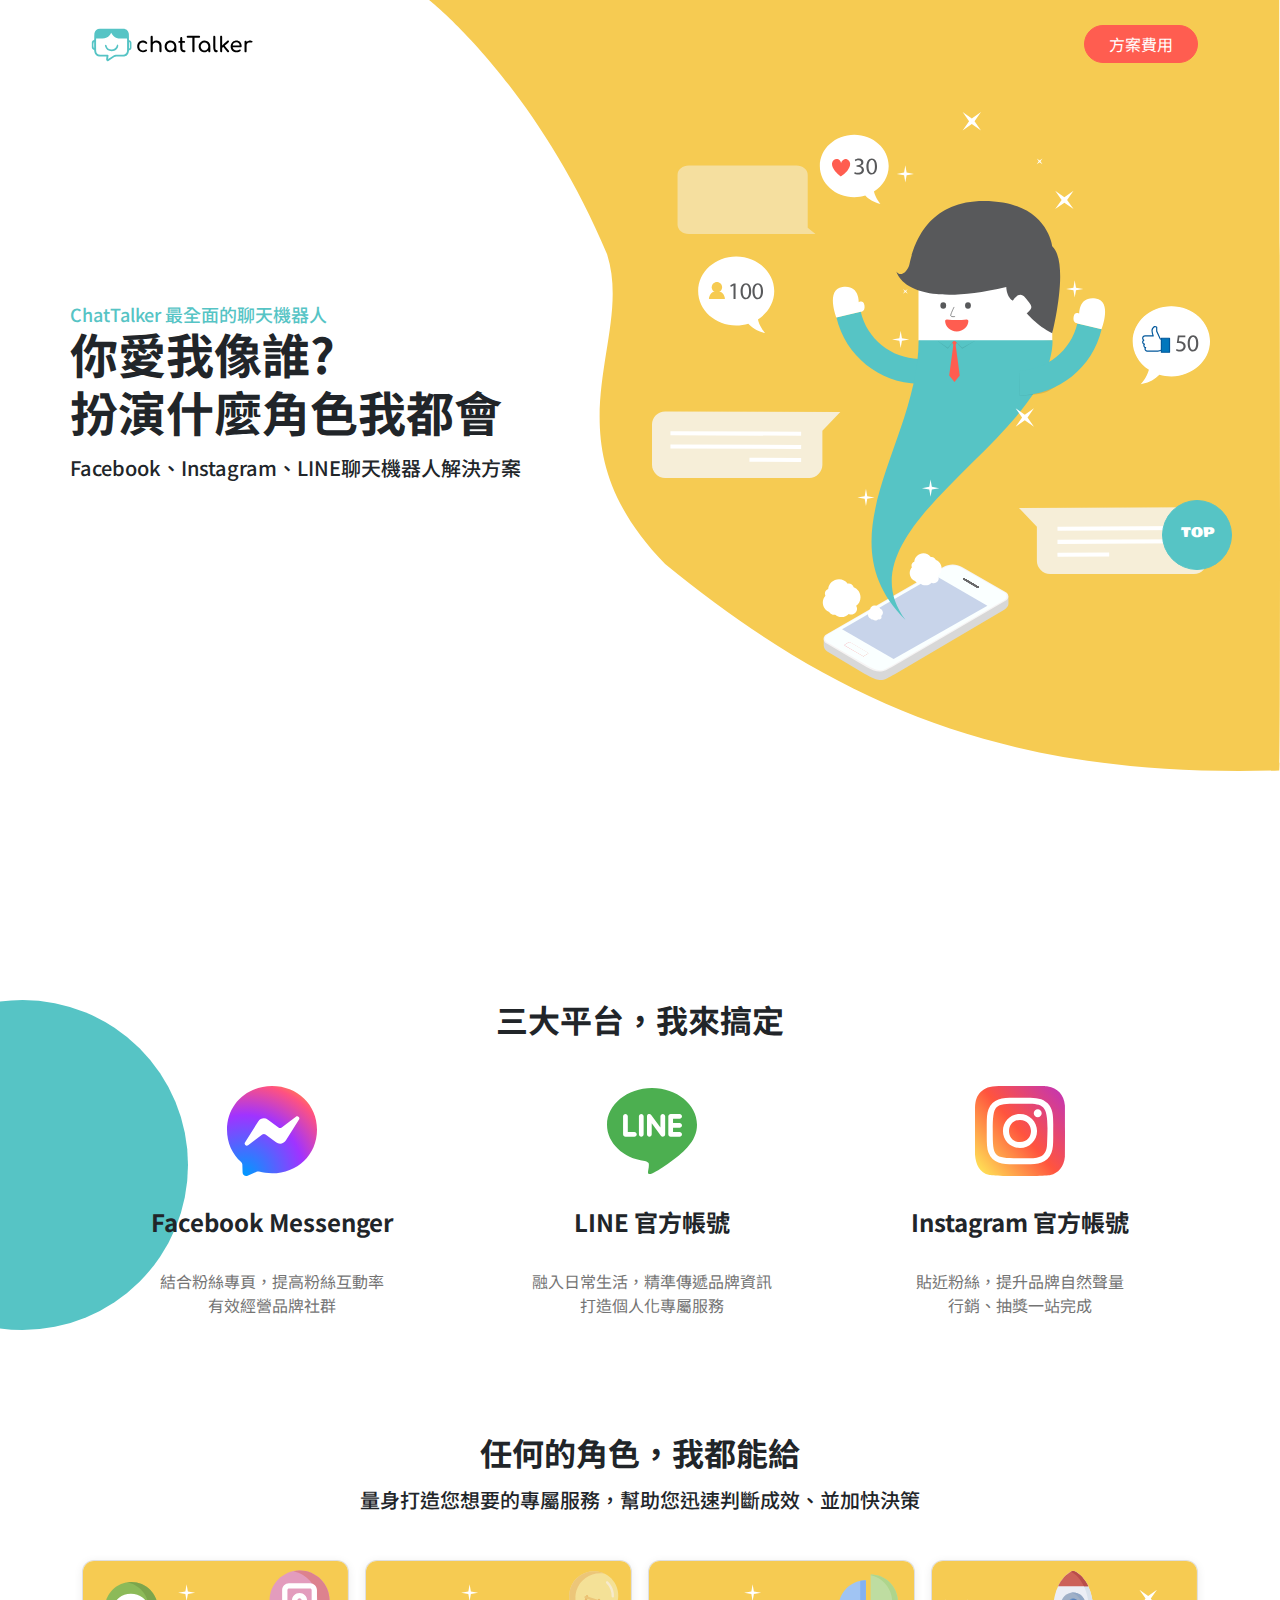
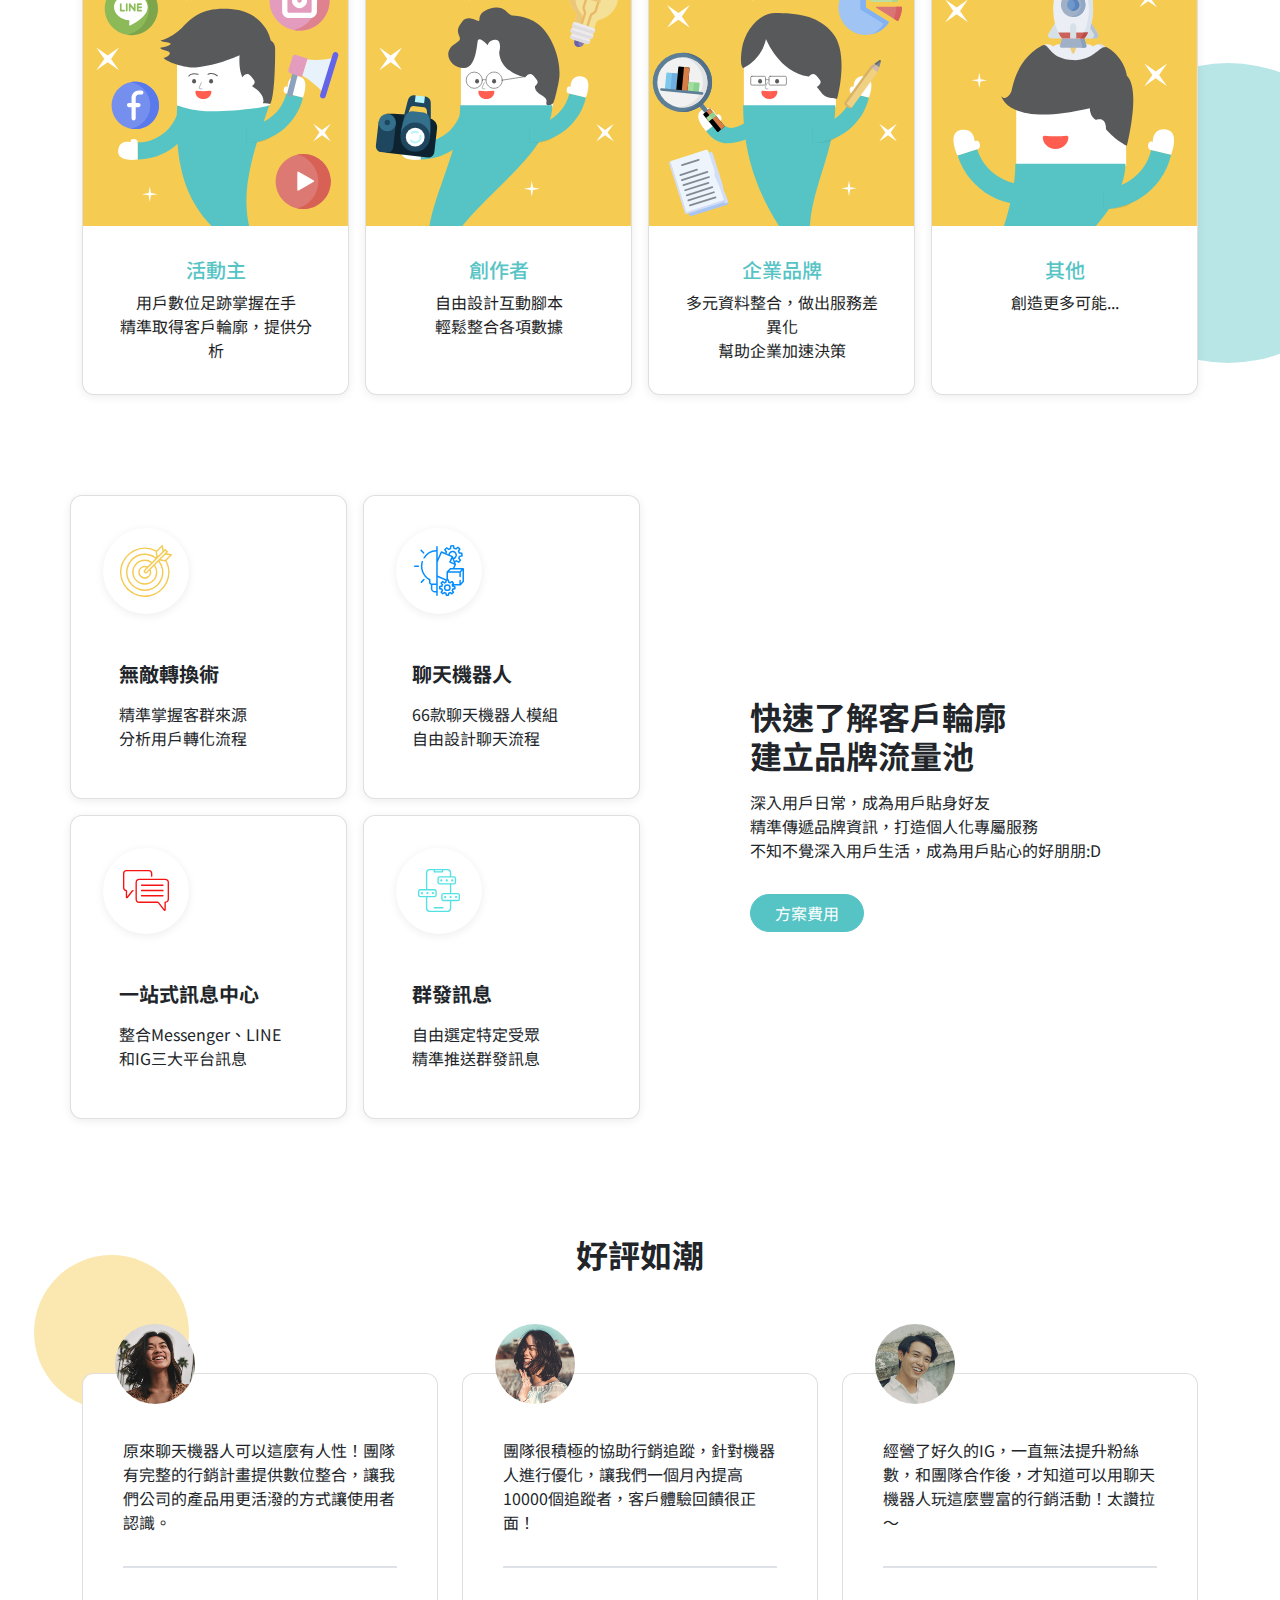
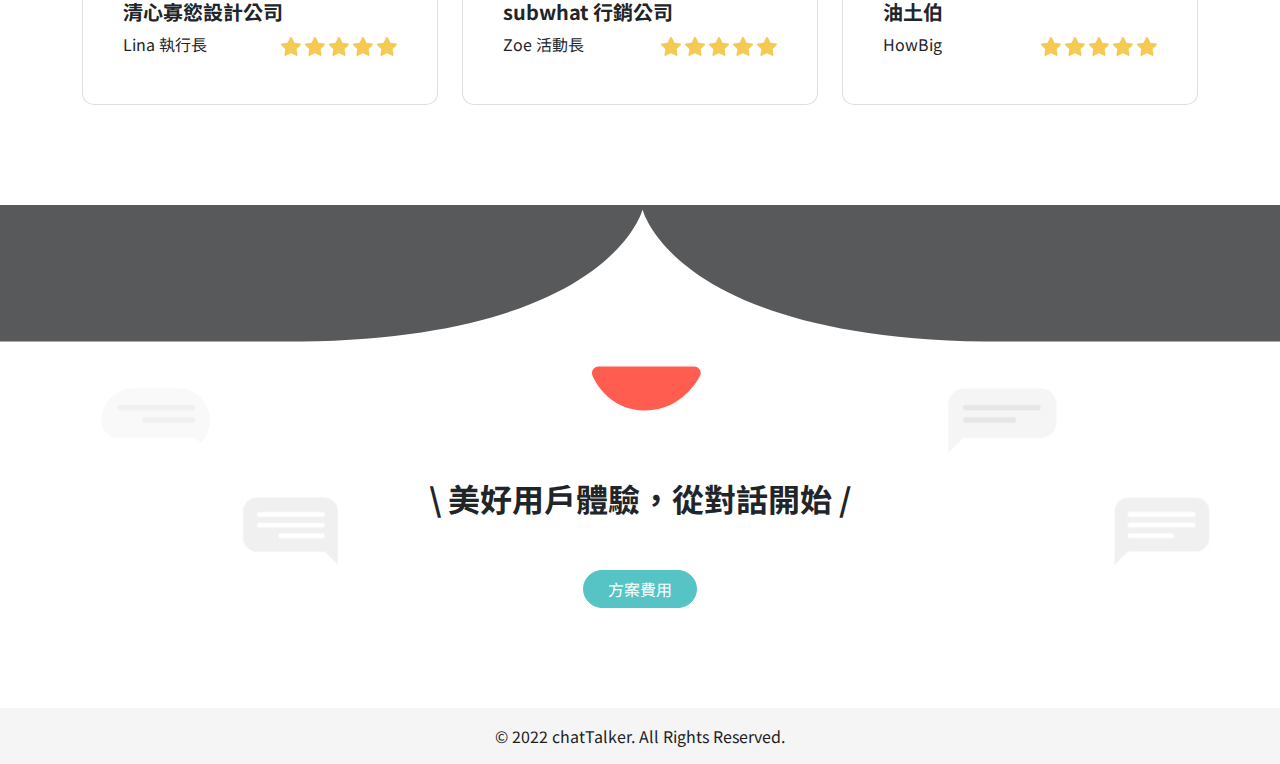
<file: index.html>
<!DOCTYPE html>
<html lang="en">

<head>
    <meta charset="UTF-8">
    <meta http-equiv="X-UA-Compatible" content="IE=edge">
    <meta name="viewport" content="width=device-width, initial-scale=1.0">
    <meta name="description" content="chatTalker">
    <meta name="keywords" content="聊天機器人,chat,chatTalker">
    <meta name="author" content="Amberhh">

    <meta property="og:title" content="chatTalker" />
    <meta property="og:description" content="chatTalker">
    <meta property="og:type" content="website" />
    <meta property="og:url" content="FB上的網址" />
    <meta property="og:image" content="images/logo.png" />

    <title>chatTalker 聊天機器人 Facebook、Instagram、LINE都幫你搞定</title>
    <link rel="shortcut icon" href="images/logo.png">
    <link href="https://cdn.jsdelivr.net/npm/bootstrap@5.1.1/dist/css/bootstrap.min.css" rel="stylesheet"
        integrity="sha384-F3w7mX95PdgyTmZZMECAngseQB83DfGTowi0iMjiWaeVhAn4FJkqJByhZMI3AhiU" crossorigin="anonymous">

    <link rel="preconnect" href="https://fonts.googleapis.com">
    <link rel="preconnect" href="https://fonts.gstatic.com" crossorigin>
    <link
        href="https://fonts.googleapis.com/css2?family=Bebas+Neue&family=Comfortaa&family=Noto+Sans+TC:wght@400;700&family=Wendy+One&display=swap"
        rel="stylesheet">
    <link rel="stylesheet" href="SCSS/all.css">
</head>

<body class="my-0 mx-auto">
    <div class="index-bg">
        <a href="#" class="btn btn-primary text-white rounded-circle top-btn font-wendy d-block">TOP</a>
        <header class="vh-100 mb-max">
            <nav class="container d-flex justify-content-between align-items-center mb-lg-4 ">
                <h1 class="my-4"><a href="#">logo</a></h1>
                <a href="charge.html" class="btn btn-danger text-white rounded-pill px-4">方案費用</a>
            </nav>
            <div class="d-md-none border-bottom border-3 border-warning mb-4"></div>
            <div class="container px-3 p-lg-0">
                <div class="row">
                    <div class="col-lg-6 d-flex flex-column justify-content-center">
                        <h2 class="text-primary fs-7 mb-lg-0 mb-1">ChatTalker 最全面的聊天機器人</h2>
                        <p class="fw-bold display-5 mb-2">你愛我像誰?<br>扮演什麼角色我都會</p>
                        <h3 class="h5">Facebook、Instagram、LINE聊天機器人解決方案</h3>
                    </div>
                    <div class="col-lg-6 position-relative">
                        <img src="images/home.svg" alt="banner" class="img-fluid d-block ms-auto">
                    </div>
                </div>
            </div>
        </header>


        <main>
            <!-- social media -->
            <div class="mb-max bg-img-lg">
                <div class="container">
                    <h2 class="text-center fw-bold mb-5">三大平台，我來搞定</h2>
                    <ul class="list-unstyled d-md-flex justify-content-around">
                        <li class="text-center">
                            <img src="images/messenger.svg" alt="facebook" class="mb-lg-3 mb-2" width="90px">
                            <h3 class="h4 fw-bold mb-lg-3 mb-2">Facebook Messenger</h3>
                            <p class="text-dark">結合粉絲專頁，提高粉絲互動率<br>有效經營品牌社群</p>
                        </li>
                        <li class="text-center">
                            <img src="images/line.svg" alt="line" class="mb-lg-3 mb-2" width="90px">
                            <h3 class="h4 fw-bold mb-lg-3 mb-2">LINE 官方帳號</h3>
                            <p class="text-dark">融入日常生活，精準傳遞品牌資訊<br>打造個人化專屬服務</p>
                        </li>
                        <li class="text-center">
                            <img src="images/instagram.svg" alt="instagram" class="mb-lg-3 mb-2" width="90px">
                            <h3 class="h4 fw-bold mb-lg-3 mb-2">Instagram 官方帳號</h3>
                            <p class="text-dark">貼近粉絲，提升品牌自然聲量<br>行銷、抽獎一站完成</p>
                        </li>
                    </ul>
                </div>  
            </div>

            <!-- chatTalker can be -->
            <div class="mb-max bg-img-md">
                <div class="container">
                    <h2 class="text-center fw-bold mb-2">任何的角色，我都能給</h2>
                    <p class="text-center h5 mb-4 mb-lg-5">量身打造您想要的專屬服務，幫助您迅速判斷成效、並加快決策</p>
                    <ul class="row list-unstyled row-cols-lg-4 row-cols-md-2 row-cols-1 g-2 card-group p-lg-0 px-5">
                        <li class="col">
                            <div class="card h-100 shadow-sm">
                                <img src="images/ch01.svg" class="card-img-top" alt="photo">
                                <div class="card-body p-3 text-center">
                                    <h3 class="h5 card-title text-primary">活動主</h3>
                                    <p class="card-text text-secondary">用戶數位足跡掌握在手<br>精準取得客戶輪廓，提供分析</p>
                                </div>
                            </div>
                        </li>
                        <li class="col">
                            <div class="card h-100 shadow-sm">
                                <img src="images/ch02.svg" class="card-img-top" alt="photo">
                                <div class="card-body  p-3 text-center">
                                    <h3 class="h5 card-title text-primary">創作者</h3>
                                    <p class="card-text text-secondary">自由設計互動腳本<br>輕鬆整合各項數據</p>
                                </div>
                            </div>
                        </li>
                        <li class="col">
                            <div class="card h-100 shadow-sm">
                                <img src="images/ch03.svg" class="card-img-top" alt="photo">
                                <div class="card-body  p-3 text-center">
                                    <h3 class="h5 card-title text-primary">企業品牌</h3>
                                    <p class="card-text text-secondary">多元資料整合，做出服務差異化<br>幫助企業加速決策</p>
                                </div>
                            </div>
                        </li>
                        <li class="col">
                            <div class="card h-100 shadow-sm">
                                <img src="images/ch04.svg" class="card-img-top" alt="photo">
                                <div class="card-body  p-3 text-center">
                                    <h3 class="h5 card-title text-primary">其他</h3>
                                    <p class="card-text text-secondary">創造更多可能...</p>
                                </div>
                            </div>
                        </li>
                    </ul>
                </div>
            </div>

            <!-- chatTalker provide -->
            <div class="container mb-max">
                <div class="row flex-lg-row-reverse">
                    <div
                        class="col-lg-6 d-flex justify-content-center align-items-center text-center text-lg-start mb-4 mb-lg-0">
                        <div>
                            <h2 class="fw-bold mb-2">快速了解客戶輪廓<br>建立品牌流量池</h2>
                            <p class="fz-7 mb-lg-3 mb-2">
                                深入用戶日常，成為用戶貼身好友<br>精準傳遞品牌資訊，打造個人化專屬服務<br>不知不覺深入用戶生活，成為用戶貼心的好朋朋:D
                            </p>
                            <a href="charge.html" class="btn btn-primary text-white rounded-pill px-4">方案費用</a>
                        </div>
                    </div>
                    <div class="col-lg-6 p-lg-0 px-5">
                        <ul class="list-unstyled row row-cols-1 row-cols-md-2 g-2">
                            <li class="col">
                                <div class="card h-100 p-3 shadow-sm">
                                    <div
                                        class="circle-icon shadow-sm rounded-circle d-flex justify-content-center align-items-center mb-3">
                                        <img src="images/icon01.svg" alt="icon">
                                    </div>
                                    <div class="card-body">
                                        <h4 class="h5 card-title mb-2 fw-bold">無敵轉換術</h4>
                                        <p class="card-text">精準掌握客群來源<br>分析用戶轉化流程</p>
                                    </div>
                                </div>
                            </li>
                            <li class="col">
                                <div class="card h-100 p-3 shadow-sm">
                                    <div
                                        class="circle-icon shadow-sm rounded-circle d-flex justify-content-center align-items-center mb-3">
                                        <img src="images/icon02.svg" alt="icon">
                                    </div>
                                    <div class="card-body">
                                        <h4 class="h5 card-title mb-2 fw-bold">聊天機器人</h4>
                                        <p class="card-text">66款聊天機器人模組<br>自由設計聊天流程</p>
                                    </div>
                                </div>
                            </li>
                            <li class="col">
                                <div class="card h-100 p-3 shadow-sm">
                                    <div
                                        class="circle-icon shadow-sm rounded-circle d-flex justify-content-center align-items-center mb-3">
                                        <img src="images/icon03.svg" alt="icon">
                                    </div>
                                    <div class="card-body">
                                        <h4 class="h5 card-title mb-2 fw-bold">一站式訊息中心</h4>
                                        <p class="card-text">整合Messenger、LINE<br>和IG三大平台訊息</p>
                                    </div>
                                </div>
                            </li>
                            <li class="col">
                                <div class="card h-100 p-3 shadow-sm">
                                    <div
                                        class="circle-icon shadow-sm rounded-circle d-flex justify-content-center align-items-center mb-3">
                                        <img src="images/icon04.svg" alt="icon">
                                    </div>
                                    <div class="card-body">
                                        <h4 class="h5 card-title mb-2 fw-bold">群發訊息</h4>
                                        <p class="card-text">自由選定特定受眾<br>精準推送群發訊息</p>
                                    </div>
                                </div>
                            </li>
                        </ul>
                    </div>
                </div>
            </div>

            <!-- customer feedback -->
            <div class="mb-max bg-img-min">
                <div class="container">
                    <h3 class="text-center fw-bold h2 mb-max">好評如潮</h3>
                    <ul class="list-unstyled row row-cols-1 row-cols-lg-3">
                        <li class="col">
                            <div class="card px-4 pt-5 pb-3">
                                <div class="card-body">
                                    <p class="position-relative">原來聊天機器人可以這麼有人性！團隊有完整的行銷計畫提供數位整合，讓我們公司的產品用更活潑的方式讓使用者認識。
                                    </p>
                                    <img src="images/user01.jpg" alt="customer" class="upper-shot rounded-circle">
                                    <div class="my-3 border-bottom border-2"></div>
                                    <h5 class="card-title fw-bold mb-1">清心寡慾設計公司</h5>
                                    <div class="d-flex justify-content-between">
                                        <span class="star">Lina 執行長</span>
                                        <div>
                                            <img src="images/icon_star.svg" alt="star" class="star">
                                            <img src="images/icon_star.svg" alt="star" class="star">
                                            <img src="images/icon_star.svg" alt="star" class="star">
                                            <img src="images/icon_star.svg" alt="star" class="star">
                                            <img src="images/icon_star.svg" alt="star" class="star">
                                        </div>
                                    </div>
                                </div>
                            </div>
                        </li>
                        <li class="col d-none d-lg-block">
                            <div class="card px-4 pt-5 pb-3">
                                <div class="card-body">
                                    <p class="position-relative">團隊很積極的協助行銷追蹤，針對機器人進行優化，讓我們一個月內提高10000個追蹤者，客戶體驗回饋很正面！
                                    </p>
                                    <img src="images/user02.jpg" alt="customer" class="upper-shot rounded-circle">
                                    <div class="my-3 border-bottom border-2"></div>
                                    <h5 class="card-title fw-bold mb-1">subwhat 行銷公司</h5>
                                    <div class="d-flex justify-content-between">
                                        <span class="star">Zoe 活動長</span>
                                        <div>
                                            <img src="images/icon_star.svg" alt="star" class="star">
                                            <img src="images/icon_star.svg" alt="star" class="star">
                                            <img src="images/icon_star.svg" alt="star" class="star">
                                            <img src="images/icon_star.svg" alt="star" class="star">
                                            <img src="images/icon_star.svg" alt="star" class="star">
                                        </div>
                                    </div>
                                </div>
                            </div>
                        </li>
                        <li class="col d-none d-lg-block">
                            <div class="card px-4 pt-5 pb-3">
                                <div class="card-body">
                                    <p class="position-relative">經營了好久的IG，一直無法提升粉絲數，和團隊合作後，才知道可以用聊天機器人玩這麼豐富的行銷活動！太讚拉～
                                    </p>
                                    <img src="images/user03.jpg" alt="customer" class="upper-shot rounded-circle">
                                    <div class="my-3 border-bottom border-2"></div>
                                    <h5 class="card-title fw-bold mb-1">油土伯</h5>
                                    <div class="d-flex justify-content-between">
                                        <span class="star">HowBig</span>
                                        <div>
                                            <img src="images/icon_star.svg" alt="star" class="star">
                                            <img src="images/icon_star.svg" alt="star" class="star">
                                            <img src="images/icon_star.svg" alt="star" class="star">
                                            <img src="images/icon_star.svg" alt="star" class="star">
                                            <img src="images/icon_star.svg" alt="star" class="star">
                                        </div>
                                    </div>
                                </div>
                            </div>
                        </li>
                    </ul>
                </div>
            </div>


        </main>

        <div class="d-flex flex-column justify-content-end align-items-center px-3 footer-banner">
            <p class="fw-bold">\ 美好用戶體驗，從對話開始 /</p>
            <a href="charge.html" class="btn btn-primary text-white rounded-pill px-4 d-block mb-max">方案費用</a>
        </div>
        <footer class="bg-light text-secondary py-2 text-center">© 2022 chatTalker. All Rights Reserved.</footer>
    </div>

    <script src="https://cdn.jsdelivr.net/npm/bootstrap@5.1.3/dist/js/bootstrap.bundle.min.js"
        integrity="sha384-ka7Sk0Gln4gmtz2MlQnikT1wXgYsOg+OMhuP+IlRH9sENBO0LRn5q+8nbTov4+1p"
        crossorigin="anonymous"></script>

    <script src="https://cdnjs.cloudflare.com/ajax/libs/jquery/3.6.0/jquery.min.js"></script>
    <script src="js/all.js"></script>
</body>

</html>
</file>
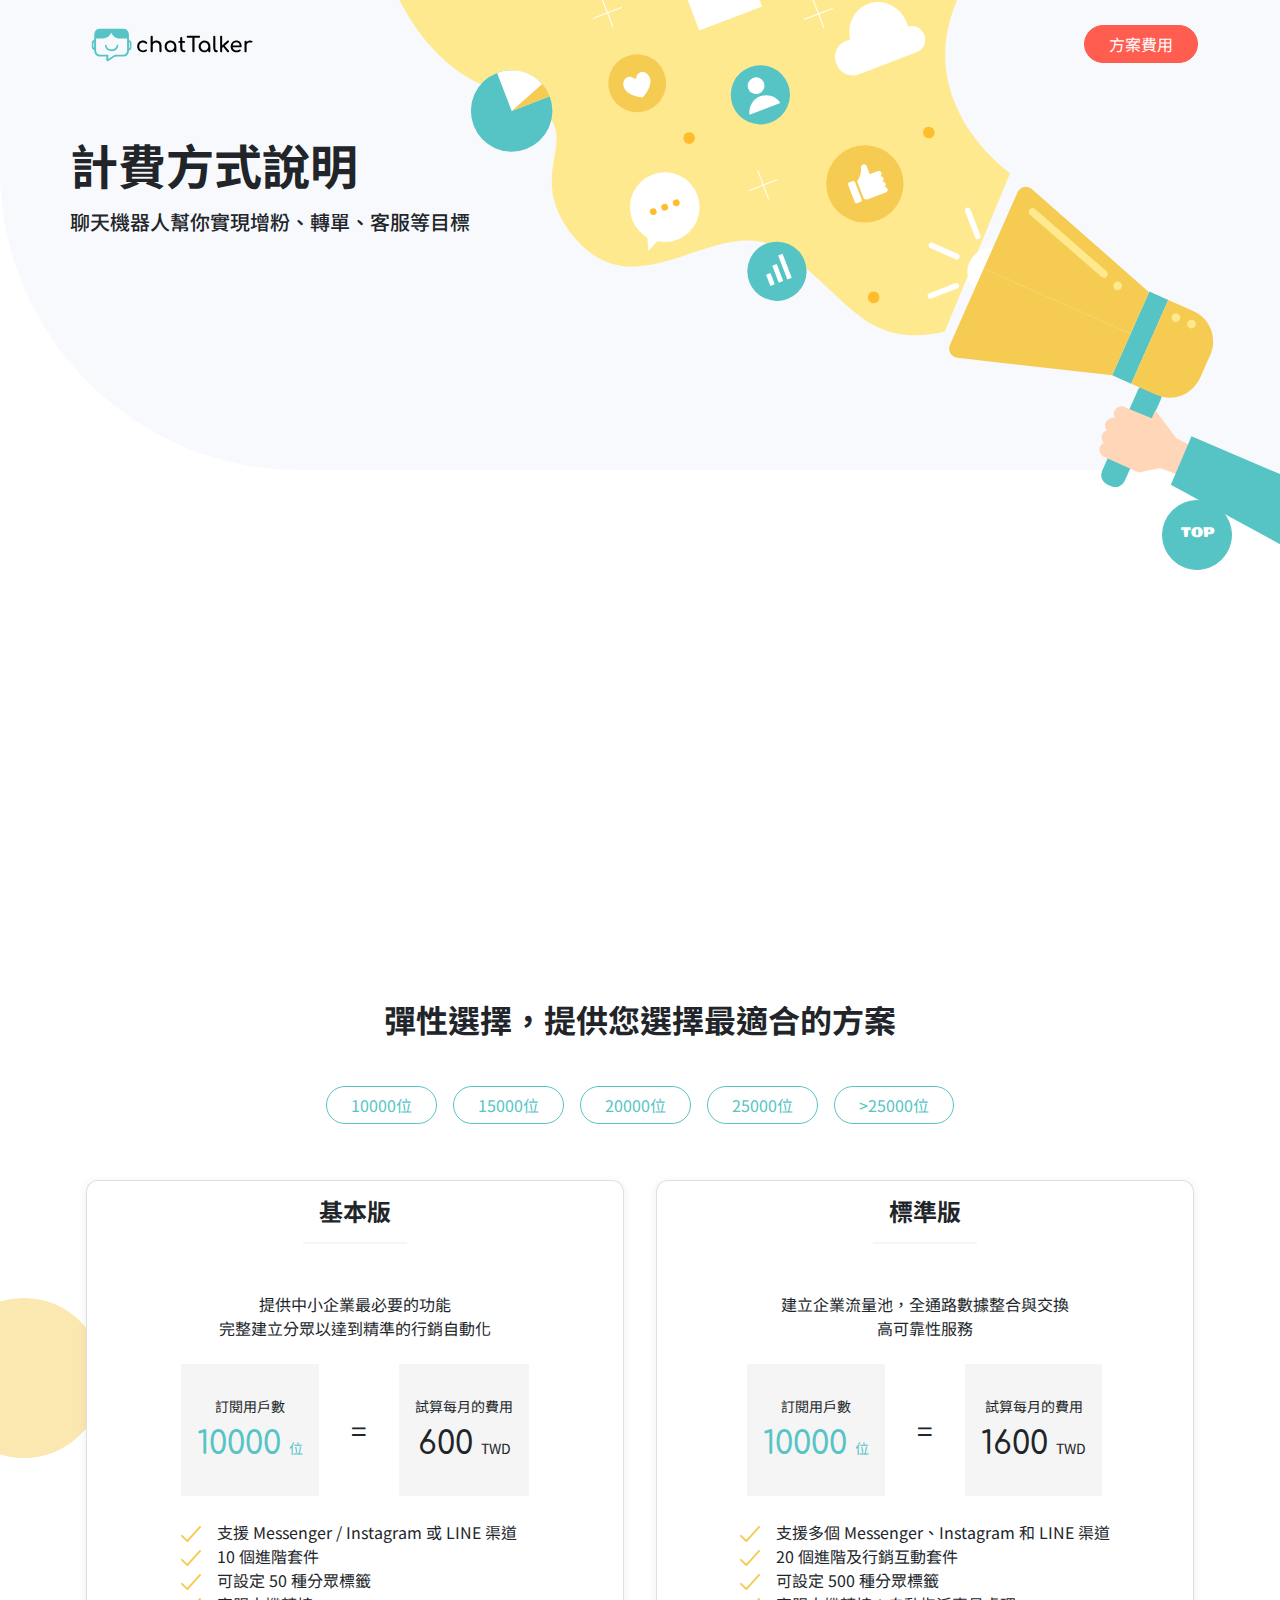
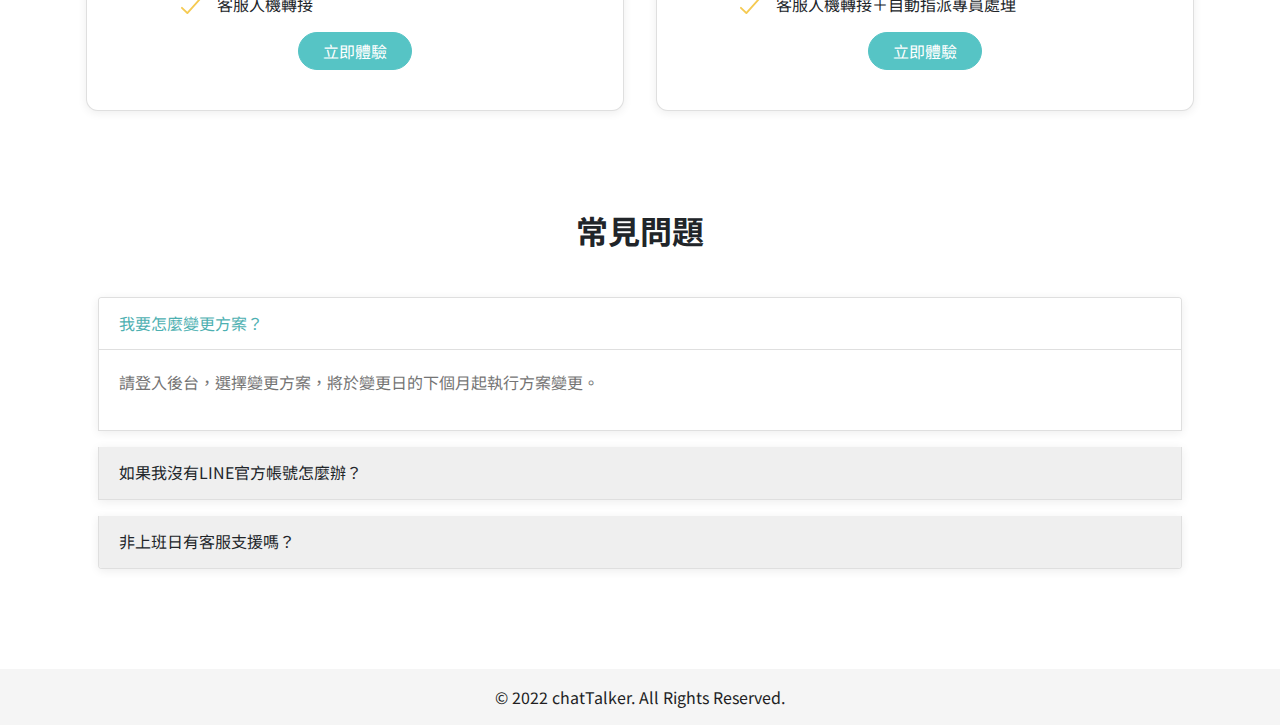
<file: charge.html>
<!DOCTYPE html>
<html lang="en">

<head>
    <meta charset="UTF-8">
    <meta http-equiv="X-UA-Compatible" content="IE=edge">
    <meta name="viewport" content="width=device-width, initial-scale=1.0">
    <meta name="description" content="chatTalker">
    <meta name="keywords" content="聊天機器人計費說明,chat,chatTalker,charge">
    <meta name="author" content="Amberhh">

    <meta property="og:title" content="chatTalker charge" />
    <meta property="og:description" content="chatTalker charge">
    <meta property="og:type" content="website" />
    <meta property="og:url" content="FB上的網址" />
    <meta property="og:image" content="images/logo.png" />

    <title>chatTalker 計費說明</title>
    <link rel="shortcut icon" href="images/logo.png">
    <link href="https://cdn.jsdelivr.net/npm/bootstrap@5.1.1/dist/css/bootstrap.min.css" rel="stylesheet"
        integrity="sha384-F3w7mX95PdgyTmZZMECAngseQB83DfGTowi0iMjiWaeVhAn4FJkqJByhZMI3AhiU" crossorigin="anonymous">

    <link rel="preconnect" href="https://fonts.googleapis.com">
    <link rel="preconnect" href="https://fonts.gstatic.com" crossorigin>
    <link
        href="https://fonts.googleapis.com/css2?family=Bebas+Neue&family=Comfortaa&family=Noto+Sans+TC:wght@400;700&family=Wendy+One&display=swap"
        rel="stylesheet">
    <link rel="stylesheet" href="SCSS/all.css">
</head>

<body class="my-0 mx-auto position-relative">
    <div class="charge-bg">
        <a href="#" class="btn btn-primary text-white rounded-circle top-btn font-wendy d-block">TOP</a>
        
        <header class="vh-100 mb-max">
            <nav class="container d-flex justify-content-between align-items-center">
                <h1 class="my-4"><a href="index.html" class="d-block">logo</a></h1>
                <a href="charge.html" class="btn btn-danger text-white rounded-pill px-4">方案費用</a>
            </nav>
            <div class="d-sm-none border-bottom border-3 border-warning mb-5"></div>
            <!-- title -->
            <div class="container px-3 p-lg-0">
                <h2 class="fw-bold display-5 mb-2 mt-5">計費方式說明</h2>
                <p class="h5">聊天機器人幫你實現增粉、轉單、客服等目標</p>
            </div>
        </header>



        <main>

            <!-- 方案選擇 -->
            <div class="container px-lg-5">
                <h3 class="text-center fw-bold h2 mb-5">彈性選擇，提供您選擇最適合的方案</h3>
                <ul class="list-unstyled d-flex justify-content-center mb-5 flex-wrap plan_btn">
                    <li><a href="#" id="10000"
                            class="btn btn-outline-primary rounded-pill px-4 mx-1 mb-1 plan-btn-item">10000位</a>
                    </li>
                    <li><a href="#" id="15000"
                            class="btn btn-outline-primary rounded-pill px-4 mx-1 mb-1 plan-btn-item">15000位</a>
                    </li>
                    <li><a href="#" id="20000"
                            class="btn btn-outline-primary rounded-pill px-4 mx-1 mb-1 plan-btn-item">20000位</a>
                    </li>
                    <li><a href="#" id="25000"
                            class="btn btn-outline-primary rounded-pill px-4 mx-1 mb-1 plan-btn-item">25000位</a>
                    </li>
                    <li><a href="#" id=">25000"
                            class="btn btn-outline-primary rounded-pill px-4 mx-1 mb-1 plan-btn-item">>25000位</a>
                    </li>
                </ul>
            </div>

            <div class="mb-max bg-img-sm">
                <div class="container">
                    <div class="row gy-3">
                        <div class="col-lg-6 px-2">
                            <div class="card shadow-sm d-flex flex-column align-items-center text-center">
                                <h2 class="h4 card-title border-bottom border-2 border-light fw-bold p-2 mb-3">基本版</h2>
                                <div class="card-body px-lg-4 px-2 position-relative">
                                    <p class="card-text mb-4">提供中小企業最必要的功能<br>完整建立分眾以達到精準的行銷自動化</p>
                                    <div class="d-flex justify-content-center align-items-center mb-4">
                                        <div class="bg-light py-3 px-2">
                                            <small class="d-block mb-1">訂閱用戶數</small>
                                            <span class="text-primary h2 font-comfortaa me-1 member">10000</span><small
                                                class="text-primary">位</small>
                                        </div>
                                        <span class="fs-3 mx-lg-3 mx-1">=</span>
                                        <div class="bg-light py-3 px-2">
                                            <small class="d-block mb-1">試算每月的費用</small>
                                            <span class="h2 font-comfortaa me-1 basic">600</span><small>TWD</small>
                                        </div>
                                    </div>
                                    <ul class="list-unstyled text-start">
                                        <li><img src="images/icon_check.svg" alt="icon" class="me-2">支援
                                            Messenger / Instagram 或 LINE 渠道</li>
                                        <li><img src="images/icon_check.svg" alt="icon" class="me-2">10
                                            個進階套件</li>
                                        <li><img src="images/icon_check.svg" alt="icon" class="me-2">可設定 50
                                            種分眾標籤</li>
                                        <li><img src="images/icon_check.svg" alt="icon" class="me-2">客服人機轉接
                                        </li>
                                    </ul>
                                    <a href="#" class="btn btn-primary text-white rounded-pill px-4 mb-4">立即體驗</a>
                                </div>
                            </div>
                        </div>
                        <div class="col-lg-6 px-2">
                            <div class="card shadow-sm d-flex flex-column align-items-center text-center">
                                <h2 class="h4 card-title border-bottom border-2 border-light fw-bold p-2 mb-3">標準版</h2>
                                <div class="card-body px-lg-4 px-2">
                                    <p class="card-text mb-4">建立企業流量池，全通路數據整合與交換<br>高可靠性服務</p>
                                    <div class="d-flex justify-content-center align-items-center mb-4">
                                        <div class="bg-light py-3 px-2">
                                            <small class="d-block mb-1">訂閱用戶數</small>
                                            <span class="text-primary h2 font-comfortaa me-1 member">10000</span><small
                                                class="text-primary">位</small>
                                        </div>
                                        <span class="fs-3 mx-lg-3 mx-1">=</span>
                                        <div class="bg-light py-3 px-2">
                                            <small class="d-block mb-1">試算每月的費用</small>
                                            <span class="h2 font-comfortaa me-1 standard">1600</span><small>TWD</small>
                                        </div>
                                    </div>
                                    <ul class="list-unstyled text-start">
                                        <li><img src="images/icon_check.svg" alt="icon" class="me-2">支援多個
                                            Messenger、Instagram 和 LINE 渠道</li>
                                        <li><img src="images/icon_check.svg" alt="icon" class="me-2">20
                                            個進階及行銷互動套件</li>
                                        <li><img src="images/icon_check.svg" alt="icon" class="me-2">可設定 500
                                            種分眾標籤</li>
                                        <li><img src="images/icon_check.svg" alt="icon" class="me-2">客服人機轉接＋自動指派專員處理</li>
                                    </ul>
                                    <a href="#" class="btn btn-primary text-white rounded-pill px-4 mb-4">立即體驗</a>
                                </div>
                            </div>
                        </div>
                    </div>
                </div>
                
            </div>

            <!-- faq -->
            <div class="container mb-max">
                <h3 class="text-center fw-bold h2 mb-5">常見問題</h3>
                <div class="accordion px-2" id="accordionFaq">
                    <div class="accordion-item mb-2 shadow-sm">
                        <h3 class="accordion-header" id="headingOne">
                            <button class="accordion-button" type="button" data-bs-toggle="collapse"
                                data-bs-target="#collapseOne" aria-expanded="true" aria-controls="collapseOne"
                                class="fw-bold">
                                我要怎麼變更方案？
                            </button>
                        </h3>
                        <div id="collapseOne" class="accordion-collapse collapse show" aria-labelledby="headingOne"
                            data-bs-parent="#accordionFaq">
                            <div class="accordion-body text-dark lh-lg">
                                <p>請登入後台，選擇變更方案，將於變更日的下個月起執行方案變更。</p>
                            </div>
                        </div>
                    </div>
                    <div class="accordion-item mb-2 shadow-sm">
                        <h3 class="accordion-header" id="headingTwo">
                            <button class="accordion-button collapsed" type="button" data-bs-toggle="collapse"
                                data-bs-target="#collapseTwo" aria-expanded="false" aria-controls="collapseTwo"
                                class="fw-bold">
                                如果我沒有LINE官方帳號怎麼辦？
                            </button>
                        </h3>
                        <div id="collapseTwo" class="accordion-collapse collapse" aria-labelledby="headingTwo"
                            data-bs-parent="#accordionFaq">
                            <div class="accordion-body text-dark lh-lg">
                                <p>不使用LINE官方帳號也不會影響chatTalker在其他社群媒體上的操作。<br>若您有需要chatTalker也可以協助您創建！不用擔心～</p>
                            </div>
                        </div>
                    </div>
                    <div class="accordion-item mb-2 shadow-sm">
                        <h3 class="accordion-header" id="headingThree">
                            <button class="accordion-button collapsed" type="button" data-bs-toggle="collapse"
                                data-bs-target="#collapseThree" aria-expanded="false" aria-controls="collapseThree"
                                class="fw-bold">
                                非上班日有客服支援嗎？
                            </button>
                        </h3>
                        <div id="collapseThree" class="accordion-collapse collapse" aria-labelledby="headingThree"
                            data-bs-parent="#accordionFaq">
                            <div class="accordion-body text-dark lh-lg">
                                <p>當然哦！我們錢都收了，不會拋棄你的！<br>請您直接來我們公司，我們假日也都在辦公室。</p>
                            </div>
                        </div>
                    </div>
                </div>
            </div>
        </main>

        <footer class="bg-light text-secondary py-2 text-center">© 2022 chatTalker. All Rights Reserved.</footer>
    </div>


    <script src="https://cdn.jsdelivr.net/npm/bootstrap@5.1.3/dist/js/bootstrap.bundle.min.js"
        integrity="sha384-ka7Sk0Gln4gmtz2MlQnikT1wXgYsOg+OMhuP+IlRH9sENBO0LRn5q+8nbTov4+1p"
        crossorigin="anonymous"></script>

    <script src="https://cdnjs.cloudflare.com/ajax/libs/jquery/3.6.0/jquery.min.js"></script>
    <script src="js/all.js"></script>
    <script src="js/charge.js"></script>
</body>

</html>
</file>
